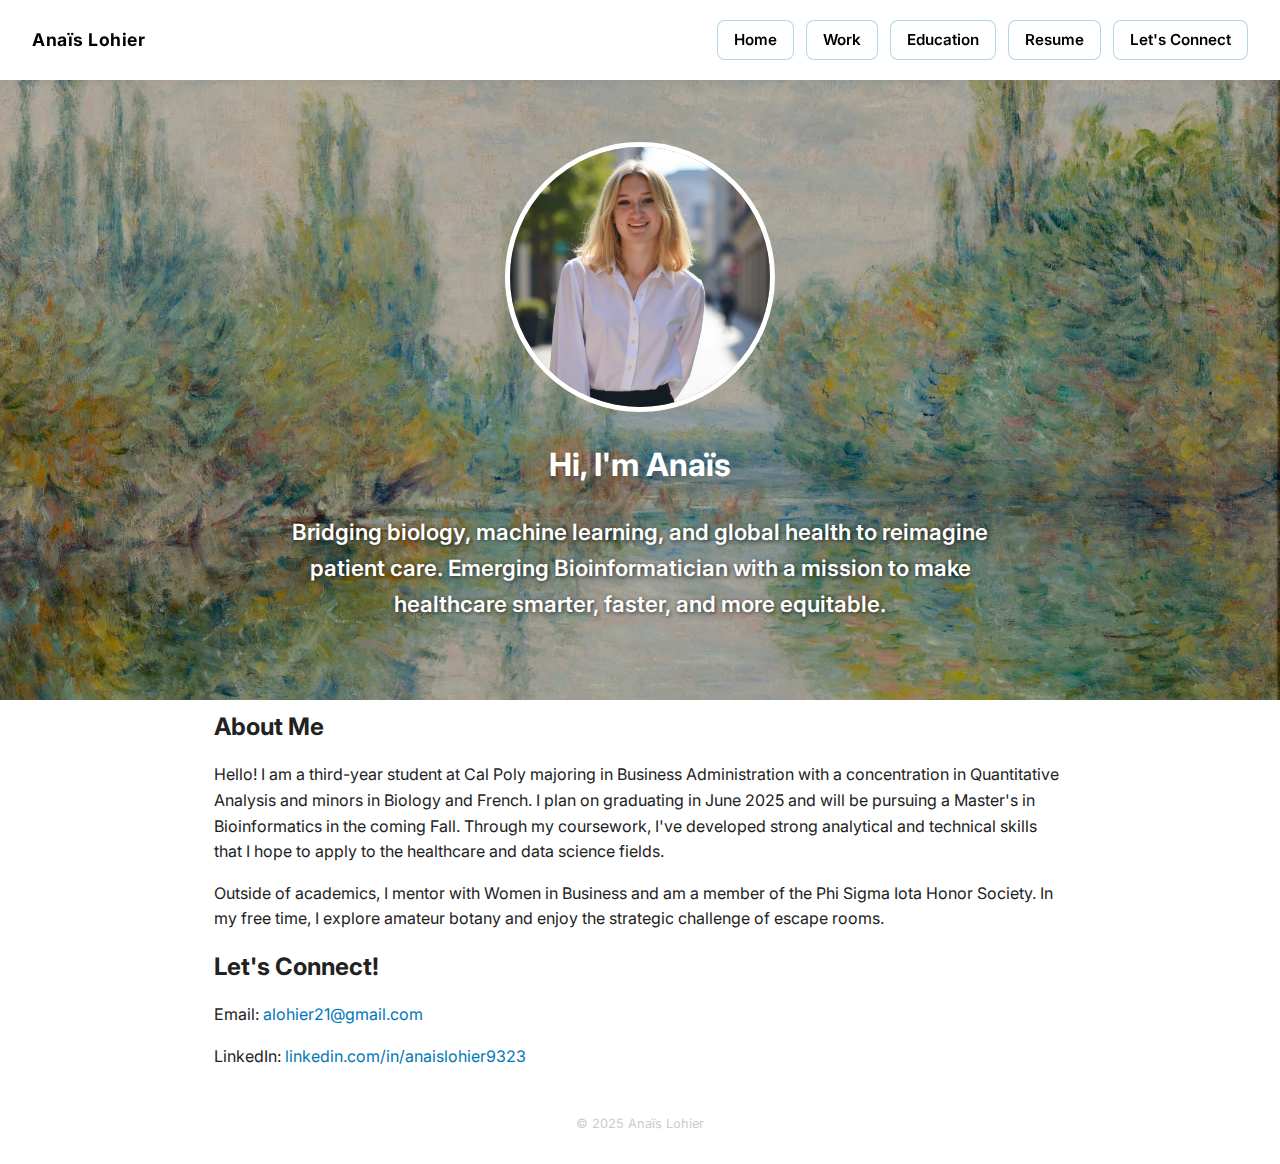
<file: index.html>
<!DOCTYPE html>
<html lang="en">
<head>
  <meta charset="UTF-8" />
  <meta name="viewport" content="width=device-width, initial-scale=1.0"/>
  <title>Anaïs Lohier</title>
  <meta name="description" content="Anaïs Lohier - Bridging biology, machine learning, and global health.">
  <link rel="icon" type="image/png" href="images/favicon.png">
  <link rel="stylesheet" href="style.css" />
  <link href="https://fonts.googleapis.com/css2?family=Inter:wght@400;600;700&display=swap" rel="stylesheet">
  
 <!-- Google tag (gtag.js) -->
<script async src="https://www.googletagmanager.com/gtag/js?id=G-3RJJYN2RMJ"></script>
<script>
  window.dataLayer = window.dataLayer || [];
  function gtag(){dataLayer.push(arguments);}
  gtag('js', new Date());
  gtag('config', 'G-3RJJYN2RMJ');
</script>
</head>
<body>

  <!-- NAV BAR -->
  <nav role="navigation">
    <a href="index.html" class="nav-left">Anaïs Lohier</a>
    <button class="menu-toggle" aria-label="Toggle navigation">☰</button>
    <div class="nav-links">
      <a href="index.html" onclick="document.querySelector('.nav-links').classList.remove('active')">Home</a>
      <a href="work.html" onclick="document.querySelector('.nav-links').classList.remove('active')">Work</a>
      <a href="education.html" onclick="document.querySelector('.nav-links').classList.remove('active')">Education</a>
      <a href="resume.html" onclick="document.querySelector('.nav-links').classList.remove('active')">Resume</a>
      <a href="connect.html" onclick="document.querySelector('.nav-links').classList.remove('active')">Let's Connect</a>
    </div>
  </nav>
  
  <main id="main-content">
    <!-- HEADER -->
    <header class="hero">
      <img src="images/profile.jpg" alt="Profile Picture" class="profile-pic big" loading="lazy">
      <h1>Hi, I'm Anaïs</h1>
      <p class="intro">
        Bridging biology, machine learning, and global health to reimagine patient care.
        Emerging Bioinformatician with a mission to make healthcare smarter, faster, and more equitable.
      </p>
    </header>
    
    <!-- ABOUT + CONTACT -->
    <div class="container">
      <section id="about" data-aos="fade-up">
        <h2>About Me</h2>
        <p>
          Hello! I am a third-year student at Cal Poly majoring in Business Administration with a concentration in Quantitative Analysis and minors in Biology and French.
          I plan on graduating in June 2025 and will be pursuing a Master's in Bioinformatics in the coming Fall.
          Through my coursework, I've developed strong analytical and technical skills that I hope to apply to the healthcare and data science fields.
        </p>
        <p>
          Outside of academics, I mentor with Women in Business and am a member of the Phi Sigma Iota Honor Society.
          In my free time, I explore amateur botany and enjoy the strategic challenge of escape rooms.
        </p>
      </section>
    
      <section id="contact" data-aos="fade-up">
        <h2>Let's Connect!</h2>
        <p>Email: <a href="mailto:alohier21@gmail.com">alohier21@gmail.com</a></p>
        <p>LinkedIn: <a href="https://linkedin.com/in/anaislohier9323" target="_blank">linkedin.com/in/anaislohier9323</a></p>
      </section>
    </div>

    
  </main>
  
  <!-- BACK TO TOP -->
  <a href="#" class="back-to-top">↑</a>
  
  <footer>
    <p>© 2025 Anaïs Lohier</p>
  </footer>
  
  <!-- SCRIPTS -->
  <script src="https://unpkg.com/aos@2.3.1/dist/aos.js"></script>
  <script>
    AOS.init();
    const scrollBtn = document.querySelector('.back-to-top');
    window.addEventListener('scroll', () => {
      scrollBtn.style.display = window.scrollY > 300 ? 'block' : 'none';
    });
  </script>
  <script src="script.js"></script>
</body>
</html>
</file>
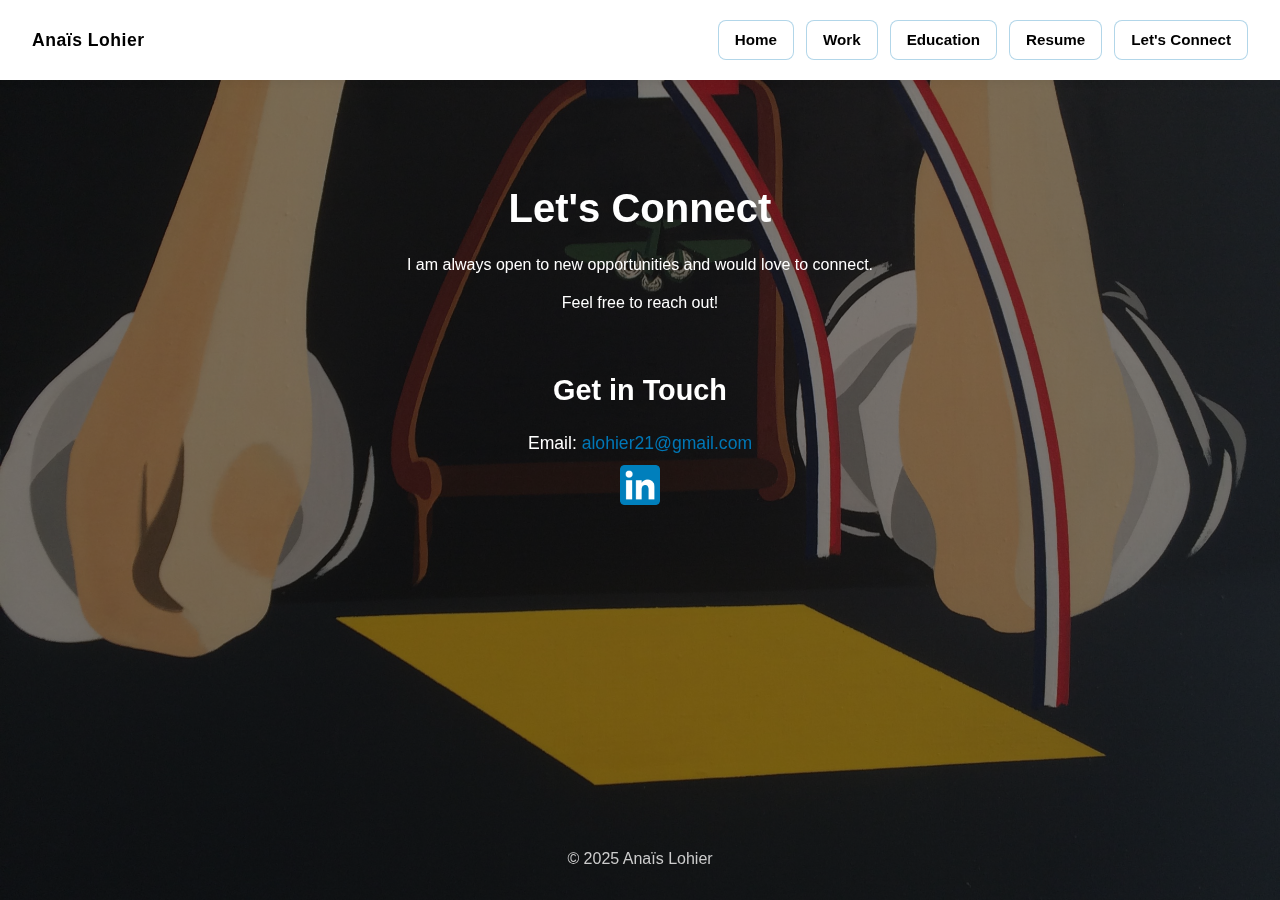
<file: connect.html>
<!DOCTYPE html>
<html lang="en">
<head>
  <meta charset="UTF-8">
  <title>Let's Connect</title>
  <meta name="viewport" content="width=device-width, initial-scale=1.0" />
  <link rel="stylesheet" href="style.css">

  <!-- Google tag (gtag.js) -->
<script async src="https://www.googletagmanager.com/gtag/js?id=G-3RJJYN2RMJ"></script>
<script>
  window.dataLayer = window.dataLayer || [];
  function gtag(){dataLayer.push(arguments);}
  gtag('js', new Date());
  gtag('config', 'G-3RJJYN2RMJ');
</script>
</head>

<body class="connect-page">
  <!-- NAVIGATION BAR -->
  <nav>
    <a href="index.html" class="nav-left">Anaïs Lohier</a>
    <button class="menu-toggle" aria-label="Toggle navigation">☰</button>
    <div class="nav-links">
      <a href="index.html" onclick="document.querySelector('.nav-links').classList.remove('active')">Home</a>
      <a href="work.html" onclick="document.querySelector('.nav-links').classList.remove('active')">Work</a>
      <a href="education.html" onclick="document.querySelector('.nav-links').classList.remove('active')">Education</a>
      <a href="resume.html" onclick="document.querySelector('.nav-links').classList.remove('active')">Resume</a>
      <a href="connect.html" onclick="document.querySelector('.nav-links').classList.remove('active')">Let's Connect</a>
    </div>
  </nav>

  <!-- MAIN CONTENT -->
  <div class="container" style="padding-top: 4rem;">
    <h1>Let's Connect</h1>
    <p>I am always open to new opportunities and would love to connect.</p>
    <p>  Feel free to reach out!</p>
  </div>

  <!-- BOTTOM TEXT -->
  <div class="bottom-text">
    <h2>Get in Touch</h2>
    <p>Email: <a href="mailto:alohier21@gmail.com">alohier21@gmail.com</a></p>
    <p>
      <a href="https://www.linkedin.com/in/anaislohier9323 " target="_blank">
        <img src="images/linkedin.png" alt="LinkedIn" width="40" height="40" />
      </a>
    </p>
  </div>

  <!-- FOOTER -->
  <footer>
    <p>© 2025 Anaïs Lohier</p>
  </footer>

  <script src="script.js"></script>
</body>
</html>
</file>
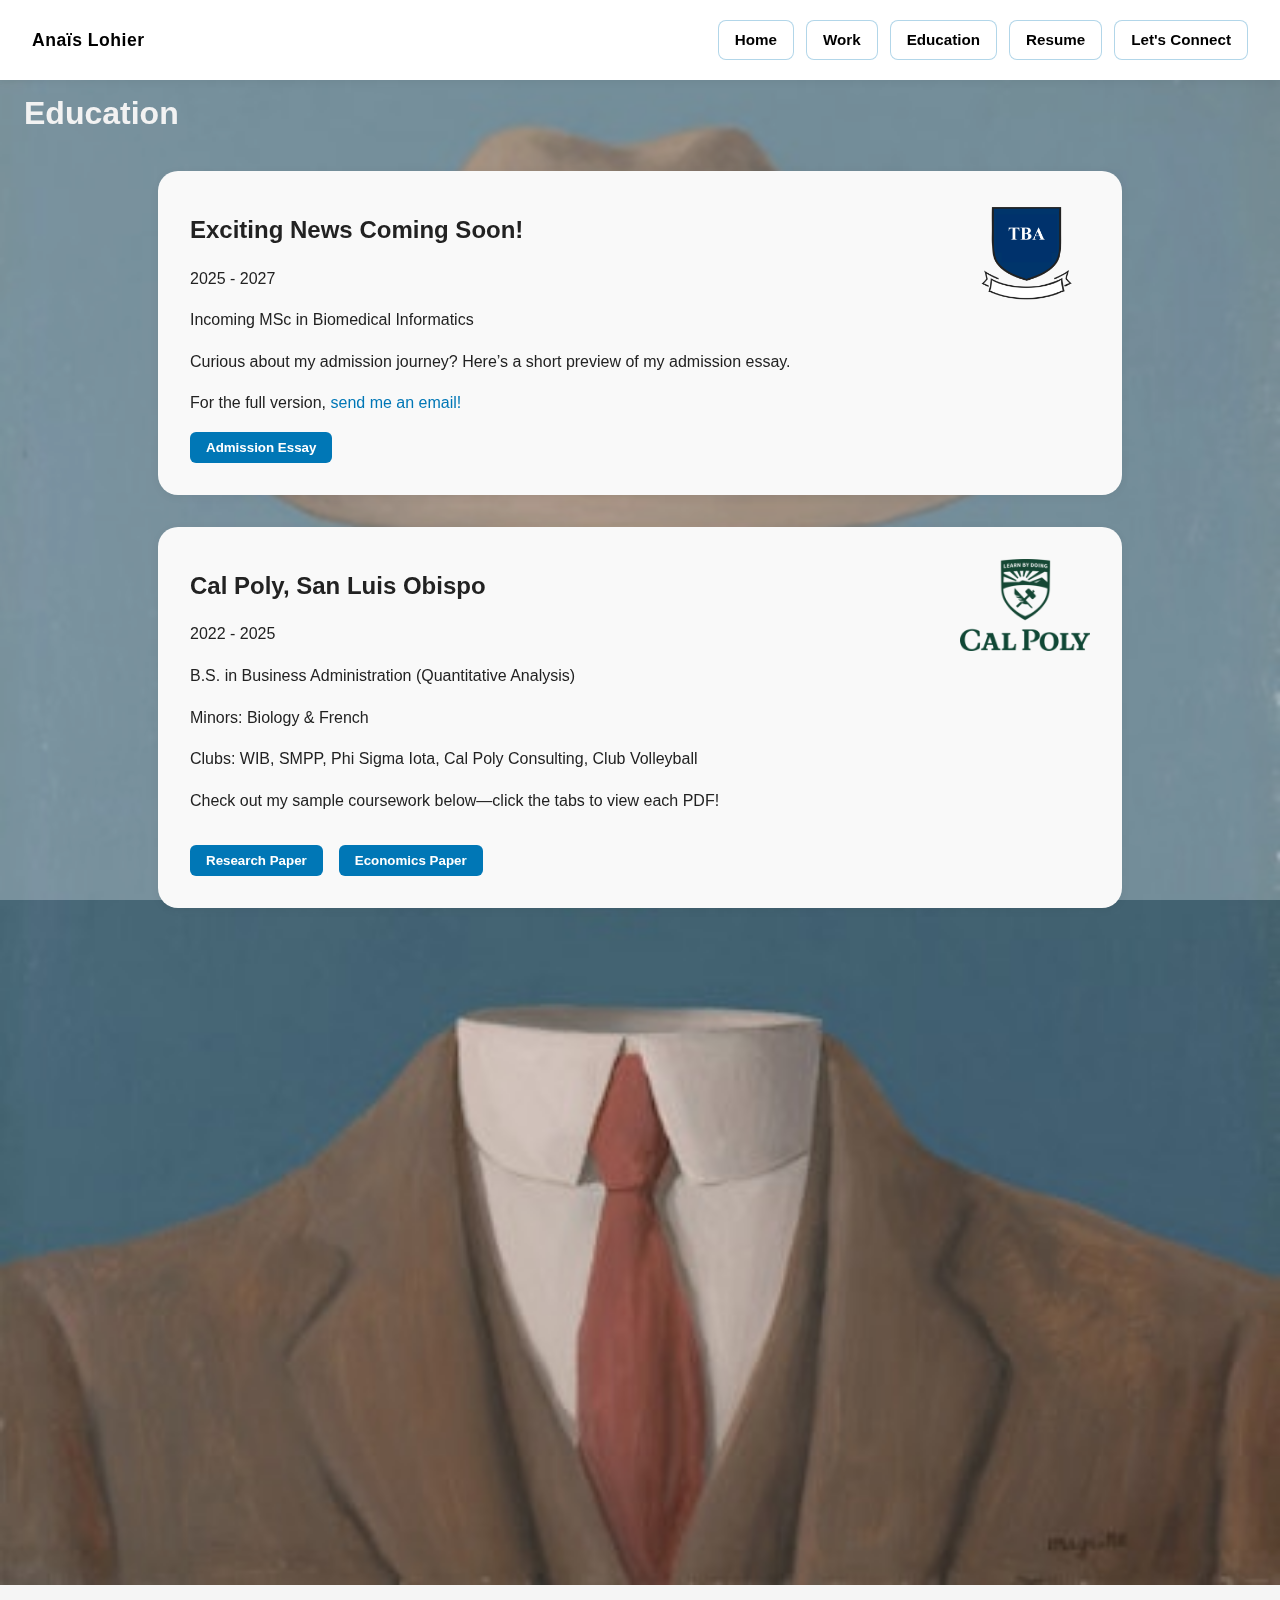
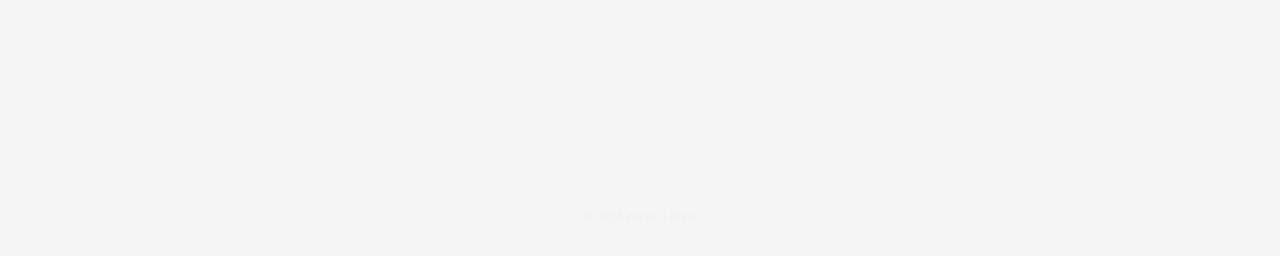
<file: education.html>
<!DOCTYPE html>
<html lang="en">
<head>
  <meta charset="UTF-8">
  <title>Education</title>
  <meta name="viewport" content="width=device-width, initial-scale=1.0">
  <meta name="description" content="Educational background and achievements of Anaïs Lohier.">
  <link rel="icon" type="image/png" href="images/favicon.png">
  <link rel="stylesheet" href="style.css">
  <link href="https://unpkg.com/aos@2.3.1/dist/aos.css" rel="stylesheet">

  <!-- Google tag (gtag.js) -->
<script async src="https://www.googletagmanager.com/gtag/js?id=G-3RJJYN2RMJ"></script>
<script>
  window.dataLayer = window.dataLayer || [];
  function gtag(){dataLayer.push(arguments);}
  gtag('js', new Date());

  gtag('config', 'G-3RJJYN2RMJ');
</script>
</head>
<body class="education-page">
  <!-- NAV -->
  <nav role="navigation">
    <a href="index.html" class="nav-left">Anaïs Lohier</a>
    <button class="menu-toggle" aria-label="Toggle navigation">☰</button>
    <div class="nav-links">
      <a href="index.html" onclick="document.querySelector('.nav-links').classList.remove('active')">Home</a>
      <a href="work.html" onclick="document.querySelector('.nav-links').classList.remove('active')">Work</a>
      <a href="education.html" onclick="document.querySelector('.nav-links').classList.remove('active')">Education</a>
      <a href="resume.html" onclick="document.querySelector('.nav-links').classList.remove('active')">Resume</a>
      <a href="connect.html" onclick="document.querySelector('.nav-links').classList.remove('active')">Let's Connect</a>
    </div>
  </nav>
  
  <main id="main-content">
    <h1 class="page-title" data-aos="fade-down">Education</h1>
  
    <!-- Yale -->
    <div class="edu-card" data-aos="fade-up">
      <div class="edu-flex">
        <div class="edu-text">
          <h2>Exciting News Coming Soon!</h2>
          <p>2025 - 2027</p>
          <p>Incoming MSc in Biomedical Informatics</p>
          <p>Curious about my admission journey? Here’s a short preview of my admission essay.</p>
          <p>
            For the full version,
            <a href="mailto:alohier21@gmail.com">send me an email!</a>
          </p>
          <button class="tab-link" id="toggleEssay">
            Admission Essay
          </button>
        </div>
        <img
          src="images/yale.jpg"
          alt="Yale Logo"
          class="edu-logo-big"
          loading="lazy"
        >
      </div>
      
      <div id="essayPreview" style="display: none; margin-top: 1rem;">
        <div class="responsive-pdf-container">
          <iframe
            class="essay-frame"
            src="projects/admission_essay.pdf#zoom=page-width"
          ></iframe>
        </div>
      </div>
    </div>
  
<!-- Cal Poly Section -->
<div class="edu-card" data-aos="fade-up">
  <div class="edu-flex">
    <div class="edu-text">
      <h2>Cal Poly, San Luis Obispo</h2>
      <p>2022 - 2025</p>
      <p>B.S. in Business Administration (Quantitative Analysis)</p>
      <p>Minors: Biology & French</p>
      <p>Clubs: WIB, SMPP, Phi Sigma Iota, Cal Poly Consulting, Club Volleyball</p>
      <p>Check out my sample coursework below—click the tabs to view each PDF!</p>
    </div>
    <img 
      src="images/cp.jpg" 
      alt="Cal Poly Logo" 
      class="edu-logo-big" 
      loading="lazy"
    >
  </div>

  <!-- Tabs -->
  <div class="tabs">
    <!-- Button 1: CRISPR Paper -->
    <button
      class="tab-link"
      data-tab="paper1"
      data-show-text="Research Paper"
      data-hide-text="Hide Research Paper"
    >
      Research Paper
    </button>

    <!-- Button 2: Economics Paper -->
    <button
      class="tab-link"
      data-tab="paper2"
      data-show-text="Economics Paper"
      data-hide-text="Hide Economics Paper"
    >
      Economics Paper
    </button>
  </div>

  <!-- Tab Content 1 -->
  <div class="tab-content" id="paper1">
    <div class="responsive-pdf-container">
      <iframe
        class="essay-frame"
        src="projects/CRISPR_Research.pdf#zoom=page-width"
        allowfullscreen
      ></iframe>
    </div>
  </div>

  <!-- Tab Content 2 -->
  <div class="tab-content" id="paper2">
    <div class="responsive-pdf-container">
      <iframe
        class="essay-frame"
        src="projects/ECON_Research.pdf#zoom=page-width"
        allowfullscreen
      ></iframe>
    </div>
  </div>
</div>

 <!-- Semester at Sea -->
<div class="edu-card" data-aos="fade-up">
  <div class="edu-flex">
    <div class="edu-text">
      <h2>Semester at Sea</h2>
      <p>Fall 2023</p>
      <p>Traveled across 11 countries while continuing university coursework aboard a ship-based campus.</p>
      <p>Hover over the map to explore where I traveled 🌍</p>
      <div class="map-container full-bleed">  
              <img src="images/world_map.jpg" alt="World Map" style="width: 100%; display: block;" />
        <svg class="svg-overlay" viewBox="0 0 1000 563" style="position: absolute; top: 0; left: 0; width: 100%; height: auto;">
          <g class="map-point" transform="translate(482,210)">
            <circle r="8" />
            <text dy="-12">Antwerp</text>
          </g>
          <g class="map-point" transform="translate(490,240)">
            <circle r="8" />
            <text dy="-12">Barcelona</text>
          </g>
          <g class="map-point" transform="translate(500,260)">
            <circle r="8" />
            <text dy="-12">Malta</text>
          </g>
          <g class="map-point" transform="translate(530,265)">
            <circle r="8" />
            <text dy="-12">Greece</text>
          </g>
          <g class="map-point" transform="translate(450,255)">
            <circle r="8" />
            <text dy="-12">Gibraltar</text>
          </g>
          <g class="map-point" transform="translate(470,255)">
            <circle r="8" />
            <text dy="-12">Malaga</text>
          </g>
          <g class="map-point" transform="translate(435,280)">
            <circle r="8" />
            <text dy="-12">Canary Islands</text>
          </g>
          <g class="map-point" transform="translate(520,470)">
            <circle r="8" />
            <text dy="-12">South Africa</text>
          </g>
          <g class="map-point" transform="translate(650,430)">
            <circle r="8" />
            <text dy="-12">Mauritius</text>
          </g>
          <g class="map-point" transform="translate(750,350)">
            <circle r="8" />
            <text dy="-12">Malaysia</text>
          </g>
          <g class="map-point" transform="translate(770,340)">
            <circle r="8" />
            <text dy="-12">Vietnam</text>
          </g>
          <g class="map-point" transform="translate(770,375)">
            <circle r="8" />
            <text dy="-12">Thailand</text>
          </g>
        </svg>
      </div>
    </div>
    <img src="images/semester.png" alt="Semester at Sea Logo" class="edu-logo-big">
  </div>
</div>

 <!-- Back to Top -->
 <a href="#" class="back-to-top">↑</a>
</main>

<footer>
  <p>© 2025 Anaïs Lohier</p>
</footer>

<!-- Scripts -->
<script src="https://unpkg.com/aos@2.3.1/dist/aos.js"></script>
<script>
  AOS.init();
  const scrollBtn = document.querySelector('.back-to-top');
  window.addEventListener('scroll', () => {
    scrollBtn.style.display = window.scrollY > 300 ? 'block' : 'none';
  });
</script>
<script src="script.js"></script>
</body>
</html>
</file>
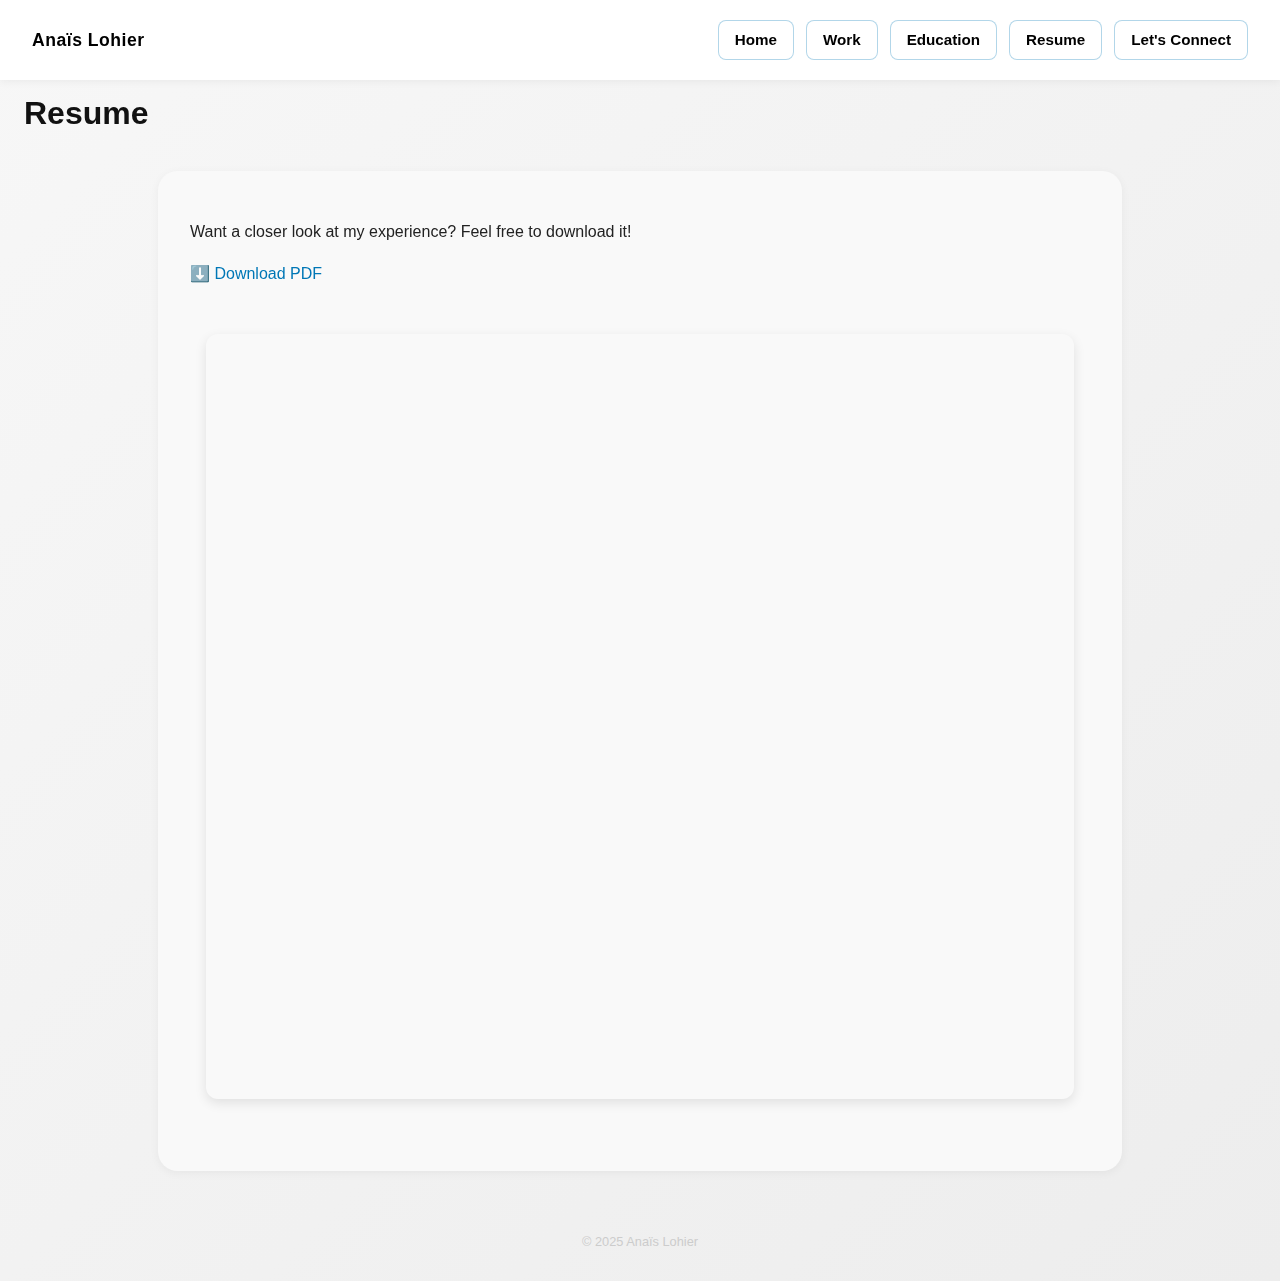
<file: resume.html>
<!DOCTYPE html>
<html lang="en">
<head>
  <meta charset="UTF-8" />
  <title>My Resume</title>
  <meta name="viewport" content="width=device-width, initial-scale=1.0" />
  <meta name="description" content="Professional resume of Anaïs Lohier detailing work, education, and skills.">
  <link rel="icon" type="image/png" href="images/favicon.png">
  <link rel="stylesheet" href="style.css" />
  <link href="https://unpkg.com/aos@2.3.1/dist/aos.css" rel="stylesheet" />
<!-- Google tag (gtag.js) -->
<script async src="https://www.googletagmanager.com/gtag/js?id=G-3RJJYN2RMJ"></script>
<script>
  window.dataLayer = window.dataLayer || [];
  function gtag(){dataLayer.push(arguments);}
  gtag('js', new Date());
  gtag('config', 'G-3RJJYN2RMJ');
</script>
</head>

<body class="resume-page">
  <!-- NAV -->
  <nav role="navigation">
    <a href="index.html" class="nav-left">Anaïs Lohier</a>
    <button class="menu-toggle" aria-label="Toggle navigation">☰</button>
    <div class="nav-links">
      <a href="index.html" onclick="document.querySelector('.nav-links').classList.remove('active')">Home</a>
      <a href="work.html" onclick="document.querySelector('.nav-links').classList.remove('active')">Work</a>
      <a href="education.html" onclick="document.querySelector('.nav-links').classList.remove('active')">Education</a>
      <a href="resume.html" onclick="document.querySelector('.nav-links').classList.remove('active')">Resume</a>
      <a href="connect.html" onclick="document.querySelector('.nav-links').classList.remove('active')">Let's Connect</a>
    </div>
  </nav>
  
  <main id="main-content">
    <!-- Resume Title -->
    <h1 class="page-title" data-aos="fade-down">Resume</h1>
    
    <!-- Resume Viewer -->
    <div class="edu-card" data-aos="fade-up">
      <div class="edu-flex">
        <div>
          <p>Want a closer look at my experience? Feel free to download it!</p>
          <a href="projects/anais_lohier_resume.pdf" download class="button-download">⬇️ Download PDF</a>
        </div>
      </div>
  
      <!-- Inline PDF Preview -->
      <div class="responsive-pdf-container">
        <iframe src="projects/anais_lohier_resume.pdf" width="100%" height="600px" style="margin-top: 1rem;"></iframe>
      </div>
  
      <!-- Back to Top -->
      <a href="#" class="back-to-top">↑</a>
    </div>
  </main>
  
  <footer>
    <p>© 2025 Anaïs Lohier</p>
  </footer>
  
  <!-- SCRIPTS -->
  <script src="https://unpkg.com/aos@2.3.1/dist/aos.js"></script>
  <script>
    AOS.init();
    const scrollBtn = document.querySelector('.back-to-top');
    window.addEventListener('scroll', () => {
      scrollBtn.style.display = window.scrollY > 300 ? 'block' : 'none';
    });
  </script>
  <script src="script.js"></script>
</body>
</html>
</file>
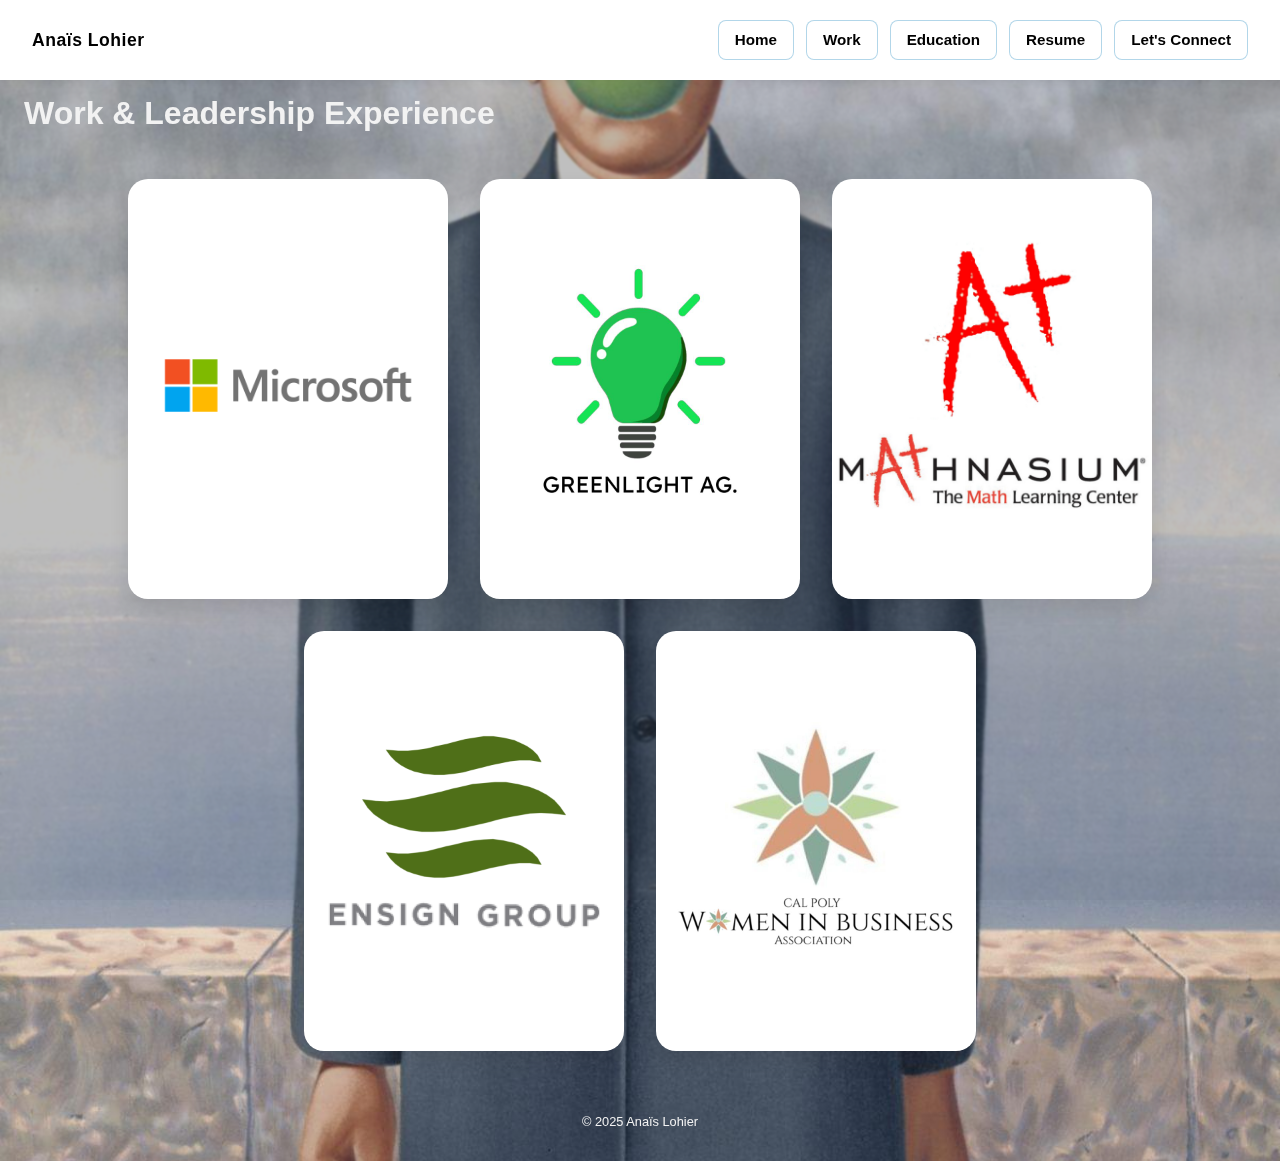
<file: work.html>
<!DOCTYPE html>
<html lang="en">
<head>
  <meta charset="UTF-8">
  <title>Work & Leadership</title>
  <meta name="viewport" content="width=device-width, initial-scale=1.0">
  <meta name="description" content="Professional work and leadership experience of Anaïs Lohier.">
  <link rel="icon" type="image/png" href="images/favicon.png">
  <link rel="stylesheet" href="style.css">
  <link href="https://unpkg.com/aos@2.3.1/dist/aos.css" rel="stylesheet">
<!-- Google tag (gtag.js) -->
<script async src="https://www.googletagmanager.com/gtag/js?id=G-3RJJYN2RMJ"></script>
<script>
  window.dataLayer = window.dataLayer || [];
  function gtag(){dataLayer.push(arguments);}
  gtag('js', new Date());
  gtag('config', 'G-3RJJYN2RMJ');
</script>
</head>
<body class="work-page">
  <!-- NAV BAR -->
  <nav role="navigation">
    <a href="index.html" class="nav-left">Anaïs Lohier</a>
    <button class="menu-toggle" aria-label="Toggle navigation">☰</button>
    <div class="nav-links">
      <a href="index.html" onclick="document.querySelector('.nav-links').classList.remove('active')">Home</a>
      <a href="work.html" onclick="document.querySelector('.nav-links').classList.remove('active')">Work</a>
      <a href="education.html" onclick="document.querySelector('.nav-links').classList.remove('active')">Education</a>
      <a href="resume.html" onclick="document.querySelector('.nav-links').classList.remove('active')">Resume</a>
      <a href="connect.html" onclick="document.querySelector('.nav-links').classList.remove('active')">Let's Connect</a>
    </div>
  </nav>
  
  <main id="main-content">
    <h1 class="page-title" data-aos="fade-down">Work & Leadership Experience</h1>
  
    <div class="work-grid">
      <!-- Microsoft -->
      <div class="work-card" data-aos="zoom-in">
        <div class="logo-center">
          <img src="images/microsoft.png" alt="Microsoft Logo" loading="lazy">
        </div>
        <div class="work-overlay">
          <h3>Microsoft – Data Analyst Intern</h3>
          <p>June 2024 – Present</p>
          <ul>
            <li>Developed AI models for automating medical document processing</li>
            <li>Used Power BI, Power Automate &amp; Power Apps for automation</li>
            <li>Built dashboards using Excel &amp; Dataverse for decision-making</li>
          </ul>
        </div>
      </div>
  
      <!-- GreenLight Ag. -->
      <div class="work-card" data-aos="zoom-in">
        <div class="logo-center">
          <img src="images/green_light.jpg" alt="GreenLight Ag Logo" loading="lazy">
        </div>
        <div class="work-overlay">
          <h3>GreenLight Ag. – AI Data Engineering Intern</h3>
          <p>June 2021 – August 2021</p>
          <ul>
            <li>Trained AI to differentiate crops vs. weeds using ML</li>
            <li>Ran 12+ in-field experiments with a data-collecting rover</li>
            <li>Used Gimp, Linux, and scripting for data prep and analysis</li>
          </ul>
        </div>
      </div>
  
      <!-- Mathnasium -->
      <div class="work-card" data-aos="zoom-in">
        <div class="logo-center">
          <img src="images/mathnasium.jpg" alt="Mathnasium Logo" loading="lazy">
        </div>
        <div class="work-overlay">
          <h3>Mathnasium – Math Instructor</h3>
          <p>July 2021 – August 2022</p>
          <ul>
            <li>Taught 75+ students from Pre-K to Pre-Calculus</li>
            <li>94% of students improved understanding; 88% improved grades</li>
            <li>Maintained studio operations &amp; personalized learning plans</li>
          </ul>
        </div>
      </div>
  
      <!-- SMPP -->
      <div class="work-card" data-aos="zoom-in">
        <div class="logo-center">
          <img src="images/smpp.png" alt="SMPP Logo" loading="lazy">
        </div>
        <div class="work-overlay">
          <h3>Student Managed Portfolio Project – Analyst</h3>
          <p>Sept 2024 – Present</p>
          <ul>
            <li>Managed $1.6M Cal Poly healthcare portfolio</li>
            <li>Performed financial analysis &amp; equity research</li>
            <li>Used stats tools to evaluate healthcare market trends</li>
          </ul>
        </div>
      </div>
  
      <!-- Women in Business -->
      <div class="work-card" data-aos="zoom-in">
        <div class="logo-center">
          <img src="images/wib.jpg" alt="WIB Logo" loading="lazy">
        </div>
        <div class="work-overlay">
          <h3>Women in Business Leadership Academy – Mentor</h3>
          <p>Jan 2024 – March 2024</p>
          <ul>
            <li>Mentored first-year women on professional &amp; career development</li>
            <li>Led resume, interview, and networking workshops</li>
            <li>Facilitated weekly support and check-ins</li>
          </ul>
        </div>
      </div>
  
    </div>
  
    <!-- Back to Top -->
    <a href="#" class="back-to-top">↑</a>
  </main>
  
  <footer>
    <p>© 2025 Anaïs Lohier</p>
  </footer>
  
  <!-- SCRIPTS -->
  <script src="https://unpkg.com/aos@2.3.1/dist/aos.js"></script>
  <script>
    AOS.init();
    const scrollBtn = document.querySelector('.back-to-top');
    window.addEventListener('scroll', () => {
      scrollBtn.style.display = window.scrollY > 300 ? 'block' : 'none';
    });
  </script>
  <script src="script.js"></script>
</body>
</html>
</file>
<file: style.css>
/* === BASE STYLES === */
body {
  margin: 0;
  font-family: 'Inter', sans-serif;
  background: #fff;
  color: #222;
  line-height: 1.6;
}

h1, h2, h3 {
  margin: 0.5rem 0;
}

a {
  color: #0077b6;
  text-decoration: none;
}

a:hover {
  text-decoration: underline;
}

/* === NAVIGATION BAR === */
nav {
  background-color: white;
  height: 80px;
  padding: 0 2rem; /* REMOVE vertical padding (was: 1rem 2rem) */
  display: flex;
  justify-content: space-between;
  align-items: center;
  box-shadow: 0 2px 8px rgba(0,0,0,0.05);
  position: sticky;
  top: 0;
  z-index: 100;
}


nav .nav-left {
  font-weight: bold;
  font-size: 1.1rem;
  letter-spacing: 0.5px;
}

nav .nav-links {
  display: flex;
  gap: 0.75rem;
  align-items: center;
  height: 40px;
  justify-content: center;
}

nav .nav-links a {
  display: inline-flex;
  justify-content: center;
  align-items: center;         
  height: 40px;              
  line-height: 1.1;        
  text-align: center;
  white-space: nowrap;
  flex-shrink: 0;
  padding: 0.4rem 1rem;        
  font-size: 0.95rem;
  font-weight: 600;
  color: #000 !important;
  text-decoration: none !important;
  border: 1px solid rgba(0, 119, 182, 0.3);
  background-color: rgba(255, 255, 255, 0.3);
  border-radius: 8px;
  backdrop-filter: blur(4px);
  transition: all 0.3s ease;
  box-sizing: border-box;
}

nav .nav-links .resume-button {
  background-color: rgba(0, 119, 182, 0.1);
  border-color: #0077b6;
  justify-content: center;
}

nav .nav-links .resume-button:hover {
  background-color: rgba(0, 119, 182, 0.25);
  color: white;
}

nav .menu-toggle {
  display: none;
  font-size: 1.8rem;
  background: none;
  border: none;
  cursor: pointer;
  color: #333;
}

/* === HERO SECTION === */
.hero {
  position: relative;
  padding: 3rem 1rem 2rem;
  display: flex;
  flex-direction: column;
  justify-content: center;
  align-items: center;
  background: url('images/profile-banner.jpg') no-repeat center center/cover;
  color: white;
  text-align: center;
  min-height: 60vh;
}

.hero::before {
  content: "";
  position: absolute;
  top: 0;
  left: 0;
  width: 100%;
  height: 100%;
  background: rgba(0, 0, 0, 0.25);
  z-index: 0;
}

.hero * {
  position: relative;
  z-index: 1;
}

.profile-pic.big {
  width: 260px;
  height: 260px;
  object-fit: cover;
  border-radius: 50%;
  border: 5px solid white;
  margin-bottom: 1.2rem;
}

.intro {
  font-size: 1.4rem;
  font-weight: 600;
  color: #ffffff;
  max-width: 700px;
  margin-top: 1rem;
  margin-bottom: 2rem;
  text-shadow: 1px 1px 4px rgba(0,0,0,0.7);
  line-height: 1.6;
}

/* === WORK GRID === */
.work-grid {
  display: flex;
  flex-wrap: wrap;
  justify-content: center;
  gap: 2rem;
  padding: 2rem;
}

.work-card {
  position: relative;
  width: 320px;
  height: 420px;
  overflow: hidden;
  border-radius: 20px;
  background: #fff;
  box-shadow: 0 10px 20px rgba(0,0,0,0.1);
  transition: transform 0.3s ease;
  display: flex;
  align-items: center;
  justify-content: center;
}

.work-card img {
  width: 100%;
  height: 100%;
  object-fit: cover;
}

.work-card:hover {
  transform: scale(1.03);
}

.work-card.active .work-overlay {
  opacity: 1; /* same as hover */
}

.work-overlay {
  position: absolute;
  word-wrap: break-word;
  top: 0;
  left: 0;
  background: rgba(0,0,0,0.85);
  color: white;
  height: 100%;
  width: 100%;
  opacity: 0;
  padding: 1.2rem;
  display: flex;
  box-sizing: border-box;
  flex-direction: column;
  justify-content: center;
  transition: opacity 0.4s ease;
  overflow-y: auto;
}

.work-card:hover .work-overlay {
  opacity: 1;
}

.work-overlay h3 {
  margin-bottom: 0.5rem;
  font-size: 1.2rem;
  font-weight: 600;
}

.work-overlay ul {
  list-style: none;
  padding-left: 0;
  font-size: 0.95rem;
}

.work-overlay li {
  margin-bottom: 0.3rem;
  line-height: 1.4;
  word-wrap: break-word;
}

/* === EDUCATION === */
.edu-card {
  background-color: #f9f9f9;
  border-radius: 20px;
  padding: 2rem;
  margin: 2rem auto;
  max-width: 900px;
  box-shadow: 0 2px 10px rgba(0,0,0,0.05);
}

.edu-card:hover {
  transform: scale(1.02);
}

.edu-flex {
  display: flex;
  justify-content: space-between;
  align-items: flex-start;
  gap: 2rem;
  flex-wrap: wrap;
}

.edu-logo img {
  max-width: 100px;
  height: auto;
  object-fit: contain;
}

.edu-logo {
  flex: 1;
  display: flex;
  justify-content: flex-end;
  align-items: flex-start;
  min-width: 100px;
}

.edu-text {
  flex: 2;
  min-width: 250px;
}

.edu-logo-big {
  max-width: 130px;
  max-height: 100px;
  object-fit: contain;
  flex-shrink: 0;
}

/* === BACK TO TOP BUTTON === */
.back-to-top {
  position: fixed;
  bottom: 30px;
  right: 30px;
  background: #0077b6;
  color: white;
  border-radius: 50%;
  padding: 0.6rem 0.8rem;
  font-size: 1.4rem;
  text-decoration: none;
  display: none;
  box-shadow: 0 2px 8px rgba(0,0,0,0.2);
}

/* === FOOTER === */
footer {
  text-align: center;
  padding: 1rem;
  font-size: 0.8rem;
  color: #666;
}

.work-page footer,
.education-page footer {
  color: #f2f2f2; 
}

/* === RESPONSIVE: MOBILE ONLY === */
@media screen and (max-width: 768px) {
  nav .menu-toggle {
    display: block;
    font-size: 2.2rem;
    margin-left: auto;
  }

  nav .nav-links {
    display: none;
    flex-direction: column;
    width: auto;
    align-items: center;
    margin-top: 0.5rem;
    min-height: 70px;
    gap: 0.5rem;
    background-color: white;
    padding: 0.4rem 0.6rem; 
    border-radius: 6px;
    box-shadow: 0 4px 12px rgba(0, 0, 0, 0.1);
    position: absolute;
    top: 70px;
    right: 10px;
    z-index: 999;
    height: auto;
  max-height: none;
  overflow: visible;
  }

  nav .nav-links.active {
    display: flex;
  }

  nav .nav-links a {
    display: block !important;
    width: 100%;    
    height: auto; 
    margin: 0;          
    padding: 0.5rem 1rem;  
    font-size: 0.8rem;
    background-color: rgba(255, 255, 255, 0.3);
    border: 1px solid rgba(0, 119, 182, 0.3);
    color: #333;
    border-radius: 12px;

    transition: all 0.3s ease;
    box-shadow: 0 2px 6px rgba(0, 0, 0, 0.05);
  }

  .edu-card .edu-logo-big {
    position: absolute;
    top: 1rem;     /* adjust as needed */
    right: 1rem;   /* adjust as needed */
    width: 80px;   /* smaller width on mobile */
    height: auto;  /* keep aspect ratio */
  }

  .edu-card .edu-text {
    margin-right: 90px; /* tweak if your text runs under the logo */
  }

  .edu-card {
    position: relative; 
  }

  .profile-pic.big {
    width: 180px;
    height: 180px;
  }

  .hero h1 {
    font-size: 2.2rem;
  }

  .intro {
    font-size: 1.1rem;
    max-width: 90%;
  }

  .work-grid {
    flex-direction: column;
    align-items: center;
  }

  .edu-card {
    margin: 1rem;
  }

  .essay-frame {
    height: 60vh;
  }
}

.essay-frame {
  width: 100%;
  height: auto;  /* let it auto-size */
  border: none;
  border-radius: 12px;
  box-shadow: 0 4px 12px rgba(0, 0, 0, 0.15);
}

.work-overlay {
  overflow-y: auto;
  word-wrap: break-word;
  white-space: normal;
  padding: 1.2rem;
  display: flex;
  flex-direction: column;
  justify-content: center;
}

.map-container {
  max-width: 600px;    
  width: 100%;       
  margin: 1rem auto; 
  margin-left: auto;
  margin-right: auto;   
  position: relative;   
  border-radius: 16px;
  overflow: hidden;
  box-shadow: 0 0 10px rgba(0,0,0,0.15);
}

.map-image {
  width: 100%;
  height: auto;
  display: block;
  object-fit: contain;
  position: relative;
  z-index: 1;
}

.svg-overlay {
  width: 100%;
  height: auto;
  display: block;
  position: absolute;
  top: 0;
  left: 0;
  z-index: 2;
}

.svg-overlay .map-point {
  pointer-events: all;
}

.svg-overlay circle {
  cursor: pointer;
  fill: #0077b6;
  opacity: 0.9;
  animation: pulse 2s infinite;
  transition: fill 0.3s ease;
}

.svg-overlay circle:hover {
  fill: #ff6600;
  opacity: 1;
}

.map-point text {
  font-size: 26px;
  font-weight: bold;
  text-anchor: middle;
  fill: #333;
  opacity: 0;
  transition: opacity 0.3s ease;
  pointer-events: none;
  paint-order: stroke;
  stroke: white;
  stroke-width: 3px;
}

.map-point:hover text {
  opacity: 1;
}

@keyframes pulse {
  0% { r: 8; opacity: 0.9; }
  50% { r: 11; opacity: 0.6; }
  100% { r: 8; opacity: 0.9; }
}

.container {
  max-width: 900px;
  margin: 0 auto;
  padding: 0 1.5rem;
  box-sizing: border-box;
}

@media screen and (max-width: 480px) {
  nav .nav-links a {
    width: 100%;
  }
}

.page-title {
  padding-left: 1.5rem;
  color: #f2f2f2;
}

.resume-frame {
  width: 100% !important;
  height: 85vh !important;
  border: none;
  border-radius: 12px;
  box-shadow: 0 4px 12px rgba(0, 0, 0, 0.15);
  display: block;
}

.responsive-pdf-container {
  width: 100%;
  max-width: 1000px;
  margin: 2rem auto;
  padding: 0 1rem;
  box-sizing: border-box;
}

.responsive-pdf-container iframe {
  width: 100%;
  height: 85vh; /* Keeps it tall on all screens */
  border: none;
  border-radius: 12px;
  box-shadow: 0 4px 12px rgba(0, 0, 0, 0.1);
}

.essay-frame-wrapper {
  width: 100%;
  max-width: 1000px;
  margin-top: 1rem;
}

/* === WORK PAGE BACKGROUND === */
body.work-page {
  background: url('images/magritte-bg.jpg') no-repeat center center fixed;
  background-size: cover;
  position: relative;
}

body.work-page::before {
  content: "";
  position: fixed;
  top: 0;
  left: 0;
  height: 100%;
  width: 100%;
  background: rgba(0, 0, 0, 0.25);
  backdrop-filter: brightness(1.3) blur(1px);
  z-index: -1;
}

body.education-page {
  background: url('images/education-bg.jpg') no-repeat top center fixed;
  background-size: cover;
  background-repeat: no-repeat;
  background-color: #f5f5f5;
  position: relative;
}

body.education-page::before {
  content: "";
  position: fixed;
  top: 0;
  left: 0;
  height: 100%;
  width: 100%;
  background: rgba(255, 255, 255, 0.25);
  backdrop-filter: brightness(1.05) blur(1.5px);
  z-index: -1;
}

body.resume-page .page-title {
  color: #111;
}


.svg-overlay .map-point.active circle {
  fill: #ff6600;
  opacity: 1;
}

.svg-overlay .map-point.active text {
  opacity: 1;
}

/* === CONNECT PAGE === */
body.connect-page {
  position: relative;
  min-height: 100vh;
  background: url('images/education-bg1.jpg') no-repeat center center fixed;
  background-size: cover;
  margin: 0;
  padding: 0;
  color: #fff; /* White text by default */
  /* Ensure the page extends for footer placement */
  display: flex;
  flex-direction: column;
}

body.connect-page nav .nav-left {
  color: #222; /* or any dark color you prefer */
}

/* Dark overlay to improve text readability */
body.connect-page::before {
  content: "";
  position: fixed;
  top: 0;
  left: 0;
  width: 100%;
  height: 100%;
  background: rgba(0,0,0,0.5);
  pointer-events: none;
  z-index: -1;
}

/* Center top heading & paragraph */
.connect-page h1 {
  font-size: 2.5rem;
  text-align: center;
  margin-top: 2rem;
}
.connect-page p {
  font-size: 1rem;
  text-align: center;
  max-width: 600px;
  margin: 0.75rem auto;
}

/* "Get in Touch" section anchored above footer */
.bottom-text {
  text-align: center;
  color: #fff;
  margin: 2rem auto;
}
.bottom-text h2 {
  font-size: 1.8rem;
  margin-bottom: 1rem;
  text-align: center;
}
.bottom-text p {
  margin: 0.5rem 0;
  font-size: 1.1rem;
  text-align: center;
}

/* Footer pinned at bottom with lighter text */
footer {
  text-align: center;
  padding: 1rem;
  font-size: 0.8rem;
  color: #ccc; /* Lighter text */
  background: none; /* or black/white if you prefer a bar */
  margin-top: auto;
}

body.resume-page {
  background: linear-gradient(135deg, #f7f7f7 0%, #ededed 100%) !important;
}


/* Tabs container */
.tabs {
  display: flex;
  gap: 1rem;
  margin-top: 1rem;
}

/* Tab buttons */
.tab-link {
  background: #0077b6; /* or your preferred color */
  color: #fff;
  padding: 0.5rem 1rem;
  border-radius: 6px;
  border: none;
  cursor: pointer;
  font-weight: 600;
  transition: background 0.3s;
}

.tab-link:hover {
  background: #005b8a; /* Slightly darker on hover */
}

/* Active tab button */
.tab-link.active {
  background: #005b8a; /* Same color used on hover or a unique highlight */
}

/* Tab content - hidden by default */
.tab-content {
  display: none;
  margin-top: 1rem;
}

/* Show the active tab content */
.tab-content.active {
  display: block;
}

@media screen and (max-width: 768px) {
  body.resume-page .responsive-pdf-container {
    margin: 0 !important;
    padding: 0 !important;
  }
  body.resume-page .responsive-pdf-container iframe {
    margin: 0 !important;
  }
}

.tab-content {
  display: none;
}
.tab-content.active {
  display: block;
}

.full-bleed {
  display: block;
  width: clamp(250px, 75vw, 900px);
  margin: 1rem auto;
  border-radius: 8px;
  box-shadow: 0 0 10px rgba(0,0,0,0.15);
}

.full-bleed .map-image {
  width: 100% !important;
  height: auto !important;
  text-align: center !important;
  object-fit: contain;
}

@media screen and (min-width: 768px) {
  .full-bleed {
    width: 80vw;        /* Slightly narrower than 90vw for a balanced look */
    max-width: 900px;   /* Could allow up to 900px wide on desktop */
    margin: 2rem auto;
  }
}

nav a.nav-left,
nav a.nav-left:link,
nav a.nav-left:visited,
nav a.nav-left:hover {
  color: #000 !important;
  text-decoration: none;
}
</file>
